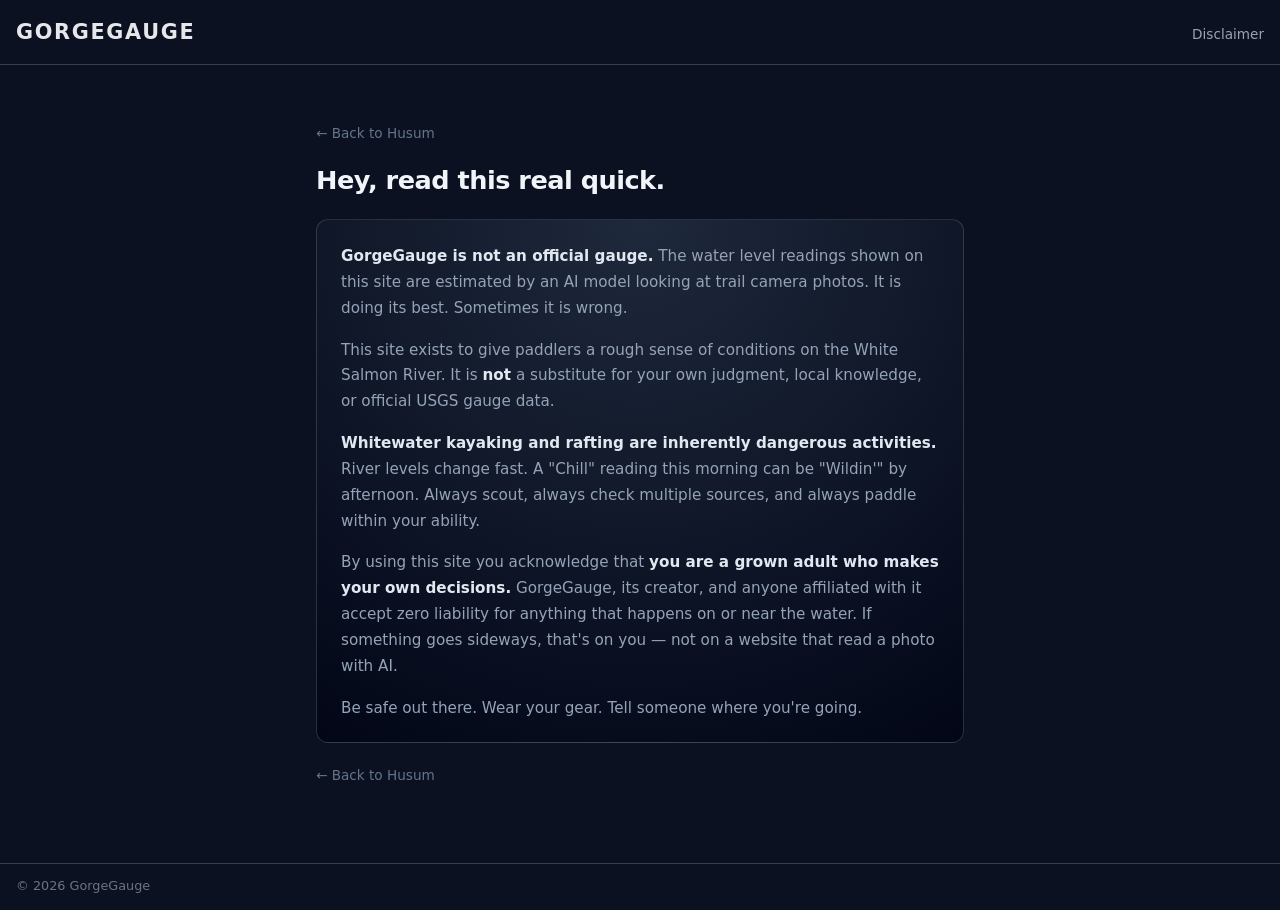
<file: site/disclaimer.html>
<!DOCTYPE html>
<html lang="en">
<head>
  <meta charset="UTF-8" />
  <meta name="viewport" content="width=device-width, initial-scale=1.0" />
  <title>Disclaimer — GorgeGauge</title>
  <meta name="description" content="GorgeGauge provides AI-estimated river gauge readings for informational purposes only. Not official data. Paddle at your own risk." />
  <meta property="og:title" content="Disclaimer — GorgeGauge" />
  <meta property="og:description" content="GorgeGauge provides AI-estimated river gauge readings for informational purposes only. Not official data. Paddle at your own risk." />
  <meta property="og:url" content="https://gorgegauge.com/disclaimer.html" />
  <meta property="og:site_name" content="GorgeGauge" />
  <link rel="icon" type="image/svg+xml" href="/favicon.svg" />
  <link rel="stylesheet" href="stylesV2.css?v=20260921" />
  <style>
    .disclaimer-wrap {
      max-width: 680px;
      margin: 0 auto;
      padding: 2rem 1rem 3rem;
      display: flex;
      flex-direction: column;
      gap: 1.5rem;
    }

    .disclaimer-wrap h1 {
      font-size: 1.6rem;
      font-weight: 700;
      color: #f1f5f9;
      letter-spacing: -0.02em;
    }

    .disclaimer-wrap p {
      font-size: 0.95rem;
      line-height: 1.7;
      color: #94a3b8;
    }

    .disclaimer-wrap p strong {
      color: #e2e8f0;
    }

    .disclaimer-wrap .disclaimer-card {
      background: radial-gradient(circle at top, #1e293b, #020617);
      border: 1px solid rgba(148, 163, 184, 0.25);
      border-radius: 0.75rem;
      padding: 1.5rem 1.5rem 1.25rem;
      display: flex;
      flex-direction: column;
      gap: 1rem;
    }

    .disclaimer-back {
      display: inline-flex;
      align-items: center;
      gap: 0.35rem;
      font-size: 0.85rem;
      color: #64748b;
      text-decoration: none;
      transition: color 120ms ease;
    }

    .disclaimer-back:hover {
      color: #94a3b8;
    }
  </style>
</head>

<body>
  <header class="site-header">
    <div class="logo">GorgeGauge</div>
    <div class="subtitle">Disclaimer</div>
  </header>

  <main>
    <div class="disclaimer-wrap">
      <a href="/index.html" class="disclaimer-back">← Back to Husum</a>

      <h1>Hey, read this real quick.</h1>

      <div class="disclaimer-card">
        <p>
          <strong>GorgeGauge is not an official gauge.</strong> The water level readings shown on this site are estimated by an AI model looking at trail camera photos. It is doing its best. Sometimes it is wrong.
        </p>
        <p>
          This site exists to give paddlers a rough sense of conditions on the White Salmon River. It is <strong>not</strong> a substitute for your own judgment, local knowledge, or official USGS gauge data.
        </p>
        <p>
          <strong>Whitewater kayaking and rafting are inherently dangerous activities.</strong> River levels change fast. A "Chill" reading this morning can be "Wildin'" by afternoon. Always scout, always check multiple sources, and always paddle within your ability.
        </p>
        <p>
          By using this site you acknowledge that <strong>you are a grown adult who makes your own decisions.</strong> GorgeGauge, its creator, and anyone affiliated with it accept zero liability for anything that happens on or near the water. If something goes sideways, that's on you — not on a website that read a photo with AI.
        </p>
        <p>
          Be safe out there. Wear your gear. Tell someone where you're going.
        </p>
      </div>

      <a href="/index.html" class="disclaimer-back">← Back to Husum</a>
    </div>
  </main>

  <footer class="site-footer">
    <span>© <span id="year"></span> GorgeGauge</span>
  </footer>

  <script>
    document.getElementById("year").textContent = new Date().getFullYear();
  </script>
</body>
</html>
</file>
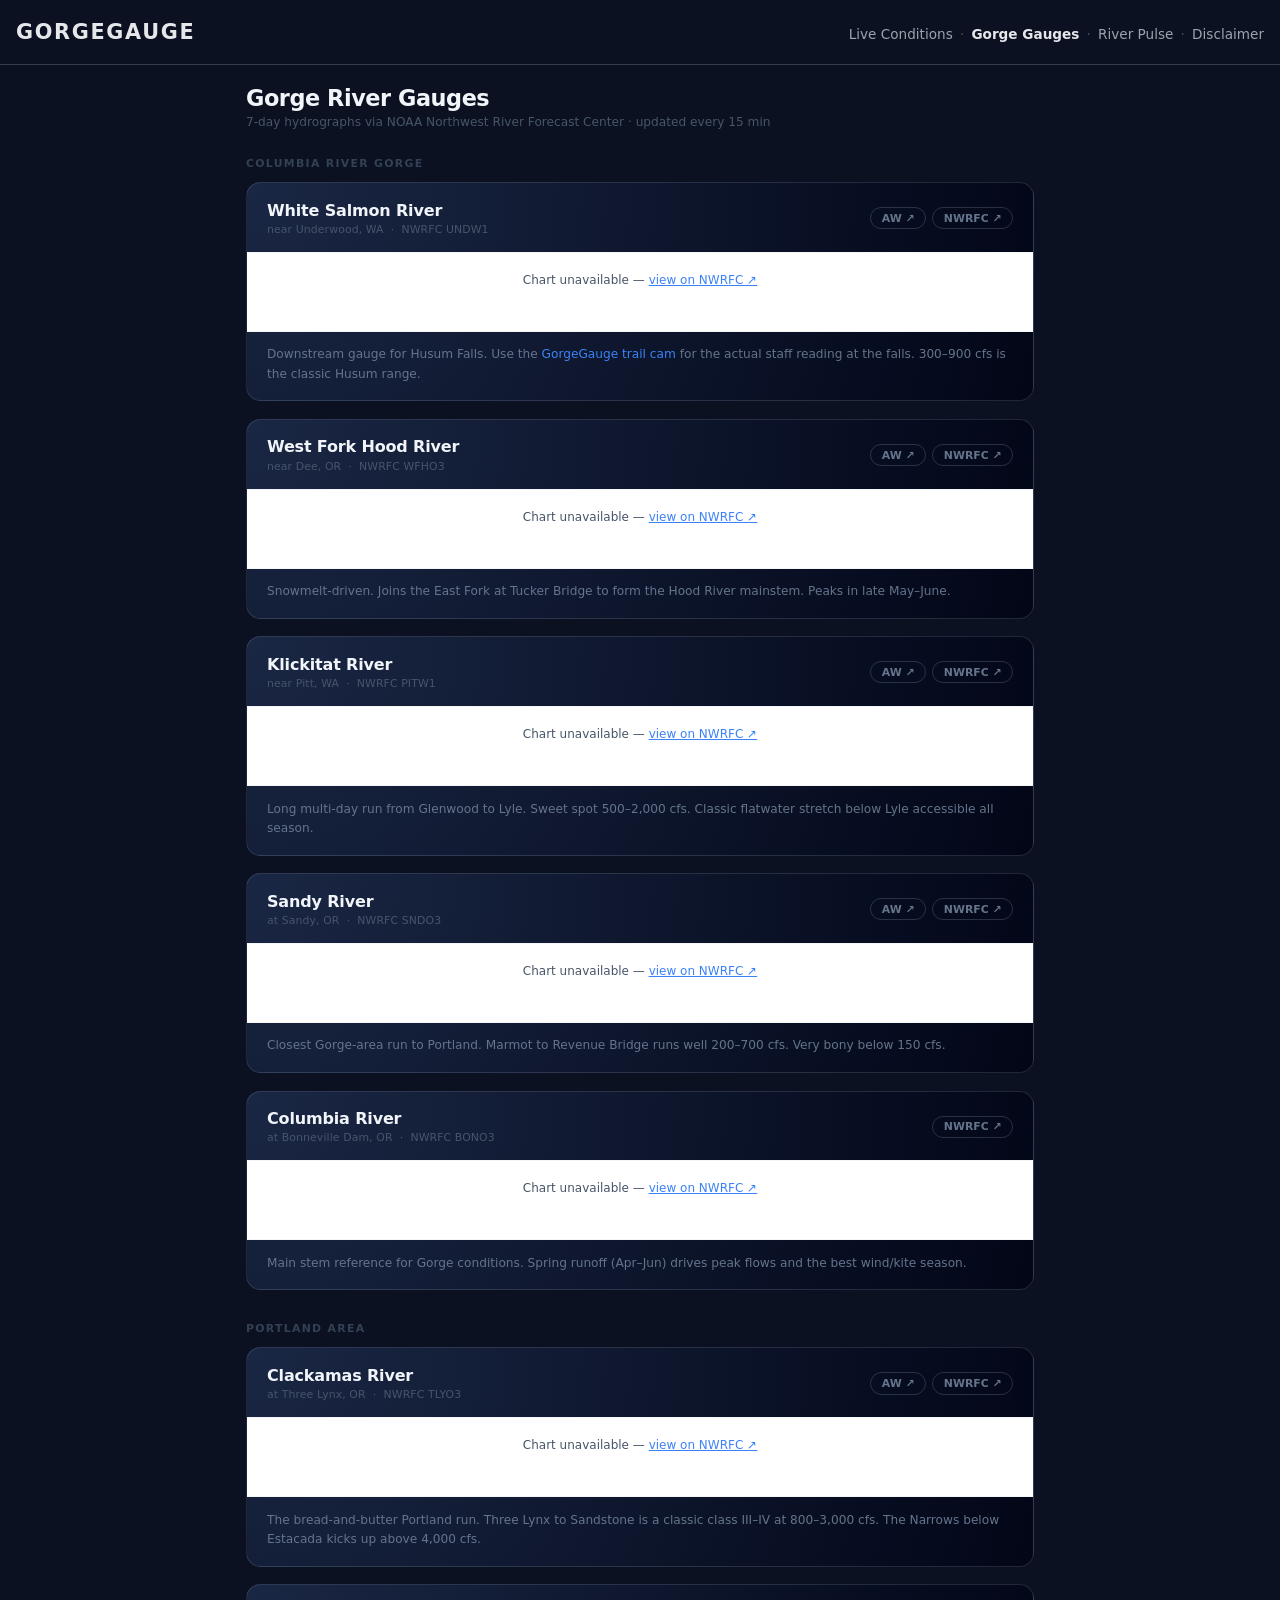
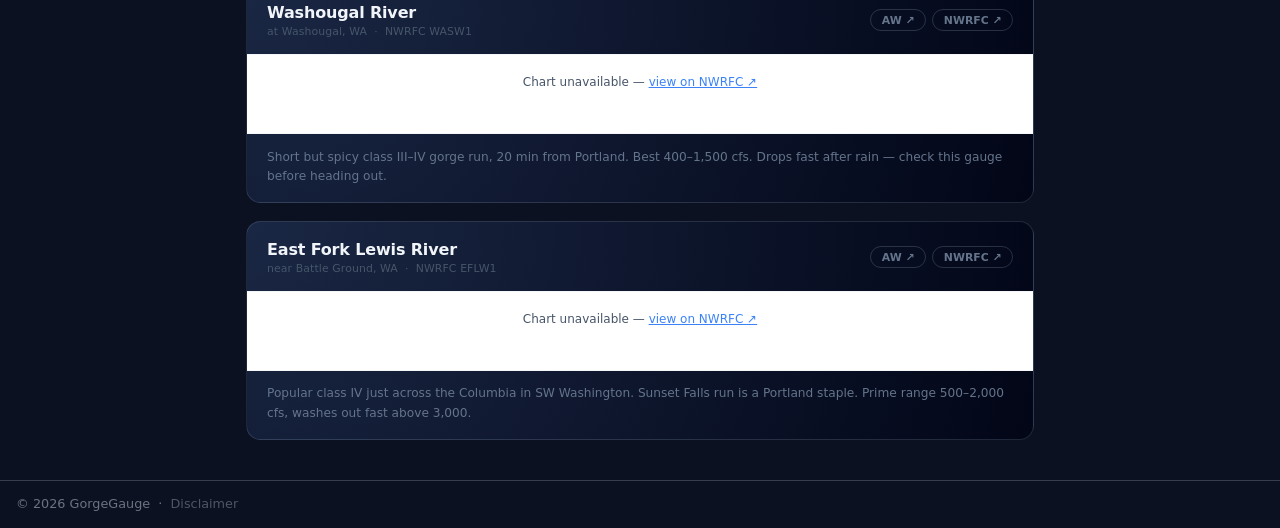
<file: site/gauges.html>
<!DOCTYPE html>
<html lang="en">
<head>
  <meta charset="UTF-8" />
  <meta name="viewport" content="width=device-width, initial-scale=1.0" />
  <title>Gorge River Gauges — GorgeGauge</title>
  <meta name="description" content="Live 7-day NOAA hydrographs for Columbia River Gorge and Portland-area whitewater rivers: White Salmon, Klickitat, Hood, Clackamas, Sandy, Washougal, Lewis." />
  <meta property="og:title" content="Gorge River Gauges — GorgeGauge" />
  <meta property="og:description" content="Live 7-day NOAA hydrographs for Columbia River Gorge and Portland-area whitewater rivers: White Salmon, Klickitat, Hood, Clackamas, Sandy, Washougal, Lewis." />
  <meta property="og:url" content="https://gorgegauge.com/gauges.html" />
  <meta property="og:type" content="website" />
  <meta property="og:site_name" content="GorgeGauge" />
  <meta name="twitter:card" content="summary" />
  <meta name="twitter:title" content="Gorge River Gauges — GorgeGauge" />
  <meta name="twitter:description" content="Live 7-day NOAA hydrographs for Columbia River Gorge and Portland-area whitewater rivers." />
  <link rel="icon" type="image/svg+xml" href="/favicon.svg" />
  <link rel="stylesheet" href="stylesV2.css?v=20260921" />
</head>

<body>
  <header class="site-header">
    <a href="/" class="logo" style="text-decoration:none;color:inherit;">GorgeGauge</a>
    <div class="subtitle">
      <a href="/index.html" class="disclaimer-link">Live Conditions</a>
      <span class="subtitle-sep">·</span>
      <span class="subtitle-active">Gorge Gauges</span>
      <span class="subtitle-sep">·</span>
      <a href="/pulse.html" class="disclaimer-link">River Pulse</a>
      <span class="subtitle-sep">·</span>
      <a href="/disclaimer.html" class="disclaimer-link">Disclaimer</a>
    </div>
  </header>

  <main class="gauges-main">

    <div class="gauges-intro">
      <h1 class="gauges-title">Gorge River Gauges</h1>
      <p class="gauges-sub">7-day hydrographs via NOAA Northwest River Forecast Center · updated every 15 min</p>
    </div>

    <div class="gauges-section-label" style="margin-top:0">Columbia River Gorge</div>
    <div id="riverList">

    <!-- White Salmon -->
    <article class="rg-section">
      <div class="rg-header">
        <div class="rg-header-left">
          <h2 class="rg-name">White Salmon River</h2>
          <div class="rg-sub">near Underwood, WA &nbsp;·&nbsp; NWRFC UNDW1</div>
        </div>
        <div style="display:flex;gap:0.4rem;flex-shrink:0;">
          <a class="rg-usgs-link"
             href="https://www.americanwhitewater.org/content/River/view/river-detail/3064/main"
             target="_blank" rel="noopener noreferrer">AW ↗</a>
          <a class="rg-usgs-link"
             href="https://www.nwrfc.noaa.gov/river/station/flowplot/flowplot.cgi?id=UNDW1"
             target="_blank" rel="noopener noreferrer">NWRFC ↗</a>
        </div>
      </div>
      <div class="rg-chart-wrap">
        <img class="rg-chart-img nwrfc-img" data-id="UNDW1" data-pe="HG"
             alt="White Salmon River — 7-day stage chart" />
      </div>
      <p class="rg-context">Downstream gauge for Husum Falls. Use the <a href="/index.html" class="rg-inline-link">GorgeGauge trail cam</a> for the actual staff reading at the falls. 300–900 cfs is the classic Husum range.</p>
    </article>

    <!-- West Fork Hood River -->
    <article class="rg-section">
      <div class="rg-header">
        <div class="rg-header-left">
          <h2 class="rg-name">West Fork Hood River</h2>
          <div class="rg-sub">near Dee, OR &nbsp;·&nbsp; NWRFC WFHO3</div>
        </div>
        <div style="display:flex;gap:0.4rem;flex-shrink:0;">
          <a class="rg-usgs-link"
             href="https://www.americanwhitewater.org/content/River/view/river-detail/1516/main"
             target="_blank" rel="noopener noreferrer">AW ↗</a>
          <a class="rg-usgs-link"
             href="https://www.nwrfc.noaa.gov/river/station/flowplot/flowplot.cgi?id=WFHO3"
             target="_blank" rel="noopener noreferrer">NWRFC ↗</a>
        </div>
      </div>
      <div class="rg-chart-wrap">
        <img class="rg-chart-img nwrfc-img" data-id="WFHO3" data-pe="HG"
             alt="West Fork Hood River — 7-day stage chart" />
      </div>
      <p class="rg-context">Snowmelt-driven. Joins the East Fork at Tucker Bridge to form the Hood River mainstem. Peaks in late May–June.</p>
    </article>

    <!-- Klickitat -->
    <article class="rg-section">
      <div class="rg-header">
        <div class="rg-header-left">
          <h2 class="rg-name">Klickitat River</h2>
          <div class="rg-sub">near Pitt, WA &nbsp;·&nbsp; NWRFC PITW1</div>
        </div>
        <div style="display:flex;gap:0.4rem;flex-shrink:0;">
          <a class="rg-usgs-link"
             href="https://www.americanwhitewater.org/content/River/view/river-detail/2144/main"
             target="_blank" rel="noopener noreferrer">AW ↗</a>
          <a class="rg-usgs-link"
             href="https://www.nwrfc.noaa.gov/river/station/flowplot/flowplot.cgi?id=PITW1"
             target="_blank" rel="noopener noreferrer">NWRFC ↗</a>
        </div>
      </div>
      <div class="rg-chart-wrap">
        <img class="rg-chart-img nwrfc-img" data-id="PITW1" data-pe="HG"
             alt="Klickitat River — 7-day stage chart" />
      </div>
      <p class="rg-context">Long multi-day run from Glenwood to Lyle. Sweet spot 500–2,000 cfs. Classic flatwater stretch below Lyle accessible all season.</p>
    </article>

    <!-- Sandy River -->
    <article class="rg-section">
      <div class="rg-header">
        <div class="rg-header-left">
          <h2 class="rg-name">Sandy River</h2>
          <div class="rg-sub">at Sandy, OR &nbsp;·&nbsp; NWRFC SNDO3</div>
        </div>
        <div style="display:flex;gap:0.4rem;flex-shrink:0;">
          <a class="rg-usgs-link"
             href="https://www.americanwhitewater.org/content/River/view/river-detail/1545/main"
             target="_blank" rel="noopener noreferrer">AW ↗</a>
          <a class="rg-usgs-link"
             href="https://www.nwrfc.noaa.gov/river/station/flowplot/flowplot.cgi?id=SNDO3"
             target="_blank" rel="noopener noreferrer">NWRFC ↗</a>
        </div>
      </div>
      <div class="rg-chart-wrap">
        <img class="rg-chart-img nwrfc-img" data-id="SNDO3" data-pe="HG"
             alt="Sandy River — 7-day stage chart" />
      </div>
      <p class="rg-context">Closest Gorge-area run to Portland. Marmot to Revenue Bridge runs well 200–700 cfs. Very bony below 150 cfs.</p>
    </article>

    <!-- Columbia River — Bonneville -->
    <article class="rg-section">
      <div class="rg-header">
        <div class="rg-header-left">
          <h2 class="rg-name">Columbia River</h2>
          <div class="rg-sub">at Bonneville Dam, OR &nbsp;·&nbsp; NWRFC BONO3</div>
        </div>
        <a class="rg-usgs-link"
           href="https://www.nwrfc.noaa.gov/river/station/flowplot/flowplot.cgi?id=BONO3"
           target="_blank" rel="noopener noreferrer">NWRFC ↗</a>
      </div>
      <div class="rg-chart-wrap">
        <img class="rg-chart-img nwrfc-img" data-id="BONO3" data-pe="QR"
             alt="Columbia River at Bonneville — 7-day flow chart" />
      </div>
      <p class="rg-context">Main stem reference for Gorge conditions. Spring runoff (Apr–Jun) drives peak flows and the best wind/kite season.</p>
    </article>

    </div><!-- /riverList -->

    <div class="gauges-section-label">Portland Area</div>
    <div id="riverListPortland">

    <!-- Clackamas River -->
    <article class="rg-section">
      <div class="rg-header">
        <div class="rg-header-left">
          <h2 class="rg-name">Clackamas River</h2>
          <div class="rg-sub">at Three Lynx, OR &nbsp;·&nbsp; NWRFC TLYO3</div>
        </div>
        <div style="display:flex;gap:0.4rem;flex-shrink:0;">
          <a class="rg-usgs-link"
             href="https://www.americanwhitewater.org/content/River/view/river-detail/1494/main"
             target="_blank" rel="noopener noreferrer">AW ↗</a>
          <a class="rg-usgs-link"
             href="https://www.nwrfc.noaa.gov/river/station/flowplot/flowplot.cgi?id=TLYO3"
             target="_blank" rel="noopener noreferrer">NWRFC ↗</a>
        </div>
      </div>
      <div class="rg-chart-wrap">
        <img class="rg-chart-img nwrfc-img" data-id="TLYO3" data-pe="HG"
             alt="Clackamas River — 7-day stage chart" />
      </div>
      <p class="rg-context">The bread-and-butter Portland run. Three Lynx to Sandstone is a classic class III–IV at 800–3,000 cfs. The Narrows below Estacada kicks up above 4,000 cfs.</p>
    </article>

    <!-- Washougal River -->
    <article class="rg-section">
      <div class="rg-header">
        <div class="rg-header-left">
          <h2 class="rg-name">Washougal River</h2>
          <div class="rg-sub">at Washougal, WA &nbsp;·&nbsp; NWRFC WASW1</div>
        </div>
        <div style="display:flex;gap:0.4rem;flex-shrink:0;">
          <a class="rg-usgs-link"
             href="https://www.americanwhitewater.org/content/River/view/river-detail/2262/main"
             target="_blank" rel="noopener noreferrer">AW ↗</a>
          <a class="rg-usgs-link"
             href="https://www.nwrfc.noaa.gov/river/station/flowplot/flowplot.cgi?id=WASW1"
             target="_blank" rel="noopener noreferrer">NWRFC ↗</a>
        </div>
      </div>
      <div class="rg-chart-wrap">
        <img class="rg-chart-img nwrfc-img" data-id="WASW1" data-pe="HG"
             alt="Washougal River — 7-day stage chart" />
      </div>
      <p class="rg-context">Short but spicy class III–IV gorge run, 20 min from Portland. Best 400–1,500 cfs. Drops fast after rain — check this gauge before heading out.</p>
    </article>

    <!-- East Fork Lewis River -->
    <article class="rg-section">
      <div class="rg-header">
        <div class="rg-header-left">
          <h2 class="rg-name">East Fork Lewis River</h2>
          <div class="rg-sub">near Battle Ground, WA &nbsp;·&nbsp; NWRFC EFLW1</div>
        </div>
        <div style="display:flex;gap:0.4rem;flex-shrink:0;">
          <a class="rg-usgs-link"
             href="https://www.americanwhitewater.org/content/River/view/river-detail/2147/main"
             target="_blank" rel="noopener noreferrer">AW ↗</a>
          <a class="rg-usgs-link"
             href="https://www.nwrfc.noaa.gov/river/station/flowplot/flowplot.cgi?id=EFLW1"
             target="_blank" rel="noopener noreferrer">NWRFC ↗</a>
        </div>
      </div>
      <div class="rg-chart-wrap">
        <img class="rg-chart-img nwrfc-img" data-id="EFLW1" data-pe="HG"
             alt="East Fork Lewis River — 7-day stage chart" />
      </div>
      <p class="rg-context">Popular class IV just across the Columbia in SW Washington. Sunset Falls run is a Portland staple. Prime range 500–2,000 cfs, washes out fast above 3,000.</p>
    </article>

    </div><!-- /riverListPortland -->

  </main>

  <footer class="site-footer">
    <span>© <span id="year"></span> GorgeGauge &nbsp;·&nbsp;
      <a href="/disclaimer.html" style="color:inherit;text-decoration:none;opacity:0.7;">Disclaimer</a>
    </span>
  </footer>

  <script>
    document.getElementById("year").textContent = new Date().getFullYear();

    // Stamp a fresh version key so browsers don't serve a stale cached chart
    const ts = Math.floor(Date.now() / 1000);
    document.querySelectorAll('.nwrfc-img').forEach(function(img) {
      img.src = 'https://www.nwrfc.noaa.gov/station/flowplot/hydroPlot.php'
              + '?id='  + img.dataset.id
              + '&pe='  + img.dataset.pe
              + '&v='   + ts;
      img.onerror = function() {
        this.closest('.rg-chart-wrap').innerHTML =
          '<p class="rg-chart-err">Chart unavailable — <a href="https://www.nwrfc.noaa.gov/river/station/flowplot/flowplot.cgi?id='
          + img.dataset.id + '" target="_blank" rel="noopener">view on NWRFC ↗</a></p>';
      };
    });
  </script>
</body>
</html>
</file>
<file: site/stylesV2.css>
/* Reset */
*,
*::before,
*::after {
  box-sizing: border-box;
  margin: 0;
  padding: 0;
}

/* Body / Layout */
body {
  font-family: system-ui, -apple-system, BlinkMacSystemFont, "Segoe UI", sans-serif;
  background: #0b1120;
  color: #e5e7eb;
  min-height: 100vh;
  display: flex;
  flex-direction: column;
}

/* Header */
.site-header {
  padding: 1.25rem 1rem;
  border-bottom: 1px solid rgba(148, 163, 184, 0.3);
  display: flex;
  flex-direction: column;
  gap: 0.25rem;
  overflow: hidden; /* prevent subtitle overflow from scrolling the page */
}

.site-header .logo {
  font-size: 1.3rem;
  font-weight: 700;
  letter-spacing: 0.08em;
  text-transform: uppercase;
}

.site-header .subtitle {
  font-size: 0.85rem;
  color: #9ca3af;
  display: inline-flex;
  align-items: center;
  gap: 0.45rem;
  white-space: nowrap;
}

@media (max-width: 899px) {
  .site-header .subtitle {
    overflow-x: auto;
    -webkit-overflow-scrolling: touch;
    scrollbar-width: none;
    max-width: 100%;
  }

  .site-header .subtitle::-webkit-scrollbar {
    display: none;
  }
}

.subtitle-sep {
  opacity: 0.4;
}

.disclaimer-link {
  color: #9ca3af;
  text-decoration: none;
  transition: color 120ms ease;
}

.disclaimer-link:hover {
  color: #e5e7eb;
}

/* Location dropdown */
.location-picker {
  position: relative;
  display: inline-flex;
  align-items: center;
}

.location-select {
  appearance: none;
  -webkit-appearance: none;
  -moz-appearance: none;
  font: inherit;
  font-weight: 600;
  color: #e5e7eb;
  background: transparent;
  border: 1px solid rgba(148, 163, 184, 0.45);
  border-radius: 999px;
  padding: 0.22rem 2rem 0.22rem 0.75rem;
  line-height: 1.2;
  cursor: pointer;
  transition: border-color 120ms ease, box-shadow 120ms ease;
}

.location-select:hover {
  border-color: rgba(248, 250, 252, 0.4);
}

.location-select:focus {
  outline: none;
  border-color: rgba(248, 250, 252, 0.55);
  box-shadow: 0 0 0 3px rgba(148, 163, 184, 0.2);
}

.location-picker::after {
  content: "";
  position: absolute;
  right: 0.7rem;
  width: 14px;
  height: 14px;
  pointer-events: none;
  opacity: 0.9;
  background-repeat: no-repeat;
  background-position: center;
  background-size: 14px 14px;
  background-image: url("data:image/svg+xml,%3Csvg xmlns='http://www.w3.org/2000/svg' viewBox='0 0 24 24' fill='none' stroke='%23e5e7eb' stroke-width='2' stroke-linecap='round' stroke-linejoin='round'%3E%3Cpath d='M6 9l6 6 6-6'/%3E%3C/svg%3E");
}

.location-select option {
  color: #0b1120;
}

/* Main */
main {
  flex: 1;
  padding: 1.25rem 1rem 1.75rem;
  width: 100%;
  max-width: 1200px;
  margin: 0 auto;
}

.gallery-section {
  display: flex;
  flex-direction: column;
  gap: 0.75rem;
}

.gallery-controls {
  display: flex;
  align-items: center;
  justify-content: space-between;
  gap: 0.75rem;
  flex-wrap: wrap;
}

.status {
  font-size: 0.85rem;
  color: #9ca3af;
}

.archive-wrap {
  display: flex;
  align-items: center;
  gap: 0.4rem;
  flex-shrink: 0;
}

/* The visible styled pill */
.date-picker-pill {
  position: relative;
  display: inline-flex;
  align-items: center;
  gap: 0.3rem;
  font-size: 0.78rem;
  color: #9ca3af;
  border: 1px solid rgba(148, 163, 184, 0.35);
  border-radius: 999px;
  padding: 0.22rem 0.75rem;
  cursor: pointer;
  white-space: nowrap;
  transition: border-color 120ms ease, color 120ms ease;
  user-select: none;
}

.date-picker-pill:hover {
  border-color: rgba(148, 163, 184, 0.55);
  color: #e5e7eb;
}

/* Transparent overlay — tapping anywhere on the pill hits this input.
   opacity must be > 0 (we use 0.01) because iOS Safari refuses to open
   the native date picker for fully invisible inputs. color:transparent
   hides the mm/dd/yyyy format hint; the webkit pseudo hides Chrome's
   calendar icon. Combined they're invisible at any size. */
.date-picker {
  position: absolute;
  top: 0;
  left: 0;
  right: 0;
  bottom: 0;
  width: 100%;
  height: 100%;
  opacity: 0.01;
  cursor: pointer;
  background: transparent;
  border: none;
  -webkit-appearance: none;
  appearance: none;
  color: transparent;
  color-scheme: dark;
  font-size: 16px; /* prevent iOS auto-zoom on focus */
}

.date-picker::-webkit-calendar-picker-indicator {
  position: absolute;
  top: 0;
  left: 0;
  width: 100%;
  height: 100%;
  opacity: 0;
  cursor: pointer;
}

.date-picker-clear {
  font: inherit;
  font-size: 0.75rem;
  color: #9ca3af;
  background: transparent;
  border: 1px solid rgba(148, 163, 184, 0.3);
  border-radius: 999px;
  padding: 0.22rem 0.65rem;
  cursor: pointer;
  transition: color 120ms ease, border-color 120ms ease;
  white-space: nowrap;
}

.date-picker-clear:hover {
  color: #e5e7eb;
  border-color: rgba(148, 163, 184, 0.5);
}

/* Uniform grid */
.gallery-grid {
  display: grid;
  grid-template-columns: 1fr;
  gap: 0.9rem;
}

@media (min-width: 600px) {
  .gallery-grid {
    grid-template-columns: repeat(2, minmax(0, 1fr));
  }
}

@media (min-width: 900px) {
  .site-header {
    flex-direction: row;
    justify-content: space-between;
    align-items: baseline;
  }

  main {
    padding: 1.75rem 1.5rem 2rem;
  }

  .gallery-grid {
    grid-template-columns: repeat(3, minmax(0, 1fr));
  }
}

@media (min-width: 1200px) {
  .gallery-grid {
    grid-template-columns: repeat(4, minmax(0, 1fr));
  }
}

/* Uniform cards */
.card {
  border-radius: 0.75rem;
  overflow: hidden;
  background: radial-gradient(circle at top, #1e293b, #020617);
  border: 1px solid rgba(148, 163, 184, 0.25);
  display: flex;
  flex-direction: column;
  cursor: pointer;
  transition: transform 120ms ease, box-shadow 120ms ease, border-color 120ms ease;
}

.card:hover {
  transform: translateY(-3px);
  box-shadow: 0 10px 25px rgba(15, 23, 42, 0.7);
  border-color: rgba(248, 250, 252, 0.4);
}

/* This is what makes the grid uniform */
.card img {
  width: 100%;
  height: 220px;
  object-fit: cover;
  display: block;
}

@media (min-width: 900px) {
  .card img {
    height: 240px;
  }
}

.card-footer {
  padding: 0.55rem 0.75rem 0.7rem;
  display: flex;
  justify-content: space-between;
  align-items: center;
  gap: 0.5rem;
  margin-top: auto;
  min-width: 0;
}

.card-footer .timestamp {
  font-size: 0.75rem;
  color: #9ca3af;
  white-space: nowrap;
  overflow: hidden;
  text-overflow: ellipsis;
}

.badge {
  font-size: 0.7rem;
  padding: 0.18rem 0.5rem;
  border-radius: 999px;
  border: 1px solid rgba(148, 163, 184, 0.45);
  color: #e5e7eb;
  white-space: nowrap;
  flex: 0 0 auto;
}

/* ── Gauge Strip ─────────────────────────────────────────────────────────── */

.gauge-strip {
  display: none; /* revealed by JS after data loads */
  background: #0f172a;
  border: 1px solid rgba(148, 163, 184, 0.18);
  border-radius: 0.75rem;
  padding: 1rem 1.25rem 0.85rem;
  margin-bottom: 1.25rem;
}

.gauge-head {
  display: flex;
  align-items: center;
  justify-content: space-between;
  margin-bottom: 0.85rem;
}

.gauge-reading {
  display: flex;
  align-items: baseline;
  gap: 0.2rem;
}

.gauge-num {
  font-size: 2.75rem;
  font-weight: 700;
  line-height: 1;
  letter-spacing: -0.03em;
  color: #1e3a5f;
  transition: color 0.5s ease;
}

.gauge-unit {
  font-size: 0.95rem;
  font-weight: 500;
  color: #475569;
}

.gauge-badge {
  font-size: 0.7rem;
  font-weight: 600;
  padding: 0.25rem 0.75rem;
  border-radius: 999px;
  border: 1px solid transparent;
  letter-spacing: 0.03em;
  flex-shrink: 0;
}

.gauge-trend {
  font-size: 0.7rem;
  font-weight: 600;
  letter-spacing: 0.02em;
  flex-shrink: 0;
}

.gauge-bar-track {
  height: 5px;
  background: rgba(148, 163, 184, 0.1);
  border-radius: 3px;
  overflow: hidden;
  margin-bottom: 0.3rem;
}

.gauge-bar-fill {
  height: 100%;
  width: 0%;
  border-radius: 3px;
  transition: width 1.3s cubic-bezier(0.34, 1.56, 0.64, 1);
}

.gauge-ticks {
  display: flex;
  justify-content: space-between;
  font-size: 0.58rem;
  color: #334155;
  margin-bottom: 0.65rem;
}

.gauge-footer {
  display: flex;
  justify-content: space-between;
  align-items: flex-start;
  gap: 0.75rem;
  font-size: 0.68rem;
  color: #475569;
}

.gauge-notes {
  font-style: italic;
  text-align: right;
  flex: 1;
  min-width: 0;
  overflow: hidden;
  text-overflow: ellipsis;
  white-space: nowrap;
}

/* Number on the left, staff close-up on the right */
.gauge-body {
  display: flex;
  align-items: stretch;
  gap: 1.1rem;
}

.gauge-main {
  flex: 1 1 auto;
  min-width: 0;
}

.gauge-closeup {
  flex: 0 0 auto;
  align-self: center;
  height: 9.5rem;
  width: auto;             /* the whole staff, top to waterline; tap to enlarge */
  border-radius: 0.5rem;
  border: 1px solid rgba(148, 163, 184, 0.28);
  cursor: zoom-in;
  background: #0b1220;
}

/* ── Weather Strip (Ambient Weather station) ─────────────────────────────── */

.weather-strip {
  display: none; /* revealed by JS after data loads */
  background: #0f172a;
  border: 1px solid rgba(148, 163, 184, 0.18);
  border-radius: 0.75rem;
  padding: 0.85rem 1.25rem 0.9rem;
  margin-bottom: 1.25rem;
}

.weather-head {
  display: flex;
  align-items: baseline;
  justify-content: space-between;
  gap: 0.3rem 0.75rem;
  flex-wrap: wrap;
  margin-bottom: 0.75rem;
}

.weather-label {
  font-size: 0.68rem;
  font-weight: 700;
  letter-spacing: 0.12em;
  text-transform: uppercase;
  color: #334155;
  white-space: nowrap;
}

.weather-meta {
  display: inline-flex;
  align-items: baseline;
  gap: 0.5rem;
  font-size: 0.68rem;
  color: #475569;
  white-space: nowrap;
}

.weather-source {
  color: #64748b;
  text-decoration: none;
  font-weight: 600;
  transition: color 120ms ease;
}

.weather-source:hover {
  color: #94a3b8;
}

.weather-grid {
  display: grid;
  grid-template-columns: repeat(3, minmax(0, 1fr));
  gap: 0.8rem 0.5rem;
}

@media (min-width: 600px) {
  .weather-grid {
    grid-template-columns: repeat(6, minmax(0, 1fr));
  }
}

.weather-stat {
  display: flex;
  flex-direction: column;
  gap: 0.18rem;
  min-width: 0;
}

.weather-val {
  font-size: 1.05rem;
  font-weight: 700;
  line-height: 1;
  letter-spacing: -0.01em;
  color: #cbd5e1;
  white-space: nowrap;
}

.weather-val .weather-unit {
  font-size: 0.68rem;
  font-weight: 500;
  color: #64748b;
  margin-left: 0.15rem;
}

.weather-name {
  font-size: 0.6rem;
  font-weight: 600;
  text-transform: uppercase;
  letter-spacing: 0.08em;
  color: #475569;
  white-space: nowrap;
}

/* ── Gauge strip — mobile ────────────────────────────────────────────────── */
@media (max-width: 600px) {
  .gauge-strip {
    padding: 1.1rem 1.1rem 0.9rem;
    background: linear-gradient(135deg, #0f172a 0%, #0a1628 100%);
    border-color: rgba(148, 163, 184, 0.22);
  }

  .gauge-head {
    align-items: center;
    margin-bottom: 0.9rem;
  }

  .gauge-num {
    font-size: 3.75rem;
  }

  .gauge-unit {
    font-size: 1.1rem;
  }

  .gauge-badge {
    font-size: 0.75rem;
    padding: 0.3rem 0.85rem;
  }

  /* Hide the tick labels — they collapse to "0123456 ft" on narrow screens */
  .gauge-ticks {
    display: none;
  }

  /* Thicker bar to compensate for removed ticks */
  .gauge-bar-track {
    height: 7px;
    margin-bottom: 0.8rem;
  }

  /* Stack footer, hide verbose AI notes */
  .gauge-footer {
    flex-direction: column;
    gap: 0;
  }

  .gauge-notes {
    display: none;
  }

  .gauge-read-at {
    font-size: 0.7rem;
    color: #4b5563;
  }

  .gauge-body {
    gap: 0.8rem;
  }

  .gauge-closeup {
    height: 11rem;
  }
}

/* ── Gorge Gauges page ───────────────────────────────────────────────────── */

.subtitle-active {
  color: #e5e7eb;
  font-weight: 600;
}

.gauges-main {
  flex: 1;
  padding: 1.25rem 1rem 2.5rem;
  width: 100%;
  max-width: 820px;
  margin: 0 auto;
}

.gauges-intro {
  margin-bottom: 1.75rem;
}

.gauges-title {
  font-size: 1.4rem;
  font-weight: 700;
  color: #f1f5f9;
  letter-spacing: -0.02em;
}

.gauges-sub {
  font-size: 0.76rem;
  color: #475569;
  margin-top: 0.25rem;
}

/* ── River section cards ─────────────────────────────────────────────────── */

#riverList,
#riverListPortland {
  display: flex;
  flex-direction: column;
  gap: 1.1rem;
}

.gauges-section-label {
  font-size: 0.68rem;
  font-weight: 700;
  letter-spacing: 0.12em;
  text-transform: uppercase;
  color: #334155;
  margin: 2rem 0 0.75rem;
}

.rg-section {
  background: radial-gradient(circle at top left, #1a2744, #020617);
  border: 1px solid rgba(148, 163, 184, 0.2);
  border-radius: 0.9rem;
  overflow: hidden;
  display: flex;
  flex-direction: column;
  transition: border-color 150ms ease;
}

.rg-section:hover {
  border-color: rgba(148, 163, 184, 0.35);
}

.rg-header {
  display: flex;
  align-items: center;
  justify-content: space-between;
  gap: 1rem;
  padding: 1.1rem 1.25rem 1rem;
}

.rg-header-left {
  display: flex;
  flex-direction: column;
  gap: 0.2rem;
}

.rg-name {
  font-size: 1rem;
  font-weight: 700;
  color: #f1f5f9;
  letter-spacing: -0.01em;
  margin: 0;
}

.rg-sub {
  font-size: 0.68rem;
  color: #475569;
  letter-spacing: 0.01em;
}

.rg-usgs-link {
  font-size: 0.68rem;
  font-weight: 600;
  color: #64748b;
  text-decoration: none;
  white-space: nowrap;
  flex-shrink: 0;
  padding: 0.22rem 0.65rem;
  border: 1px solid rgba(148, 163, 184, 0.25);
  border-radius: 999px;
  transition: color 120ms ease, border-color 120ms ease;
}

.rg-usgs-link:hover {
  color: #94a3b8;
  border-color: rgba(148, 163, 184, 0.45);
}

/* Chart — bleeds edge-to-edge across the card */
.rg-chart-wrap {
  width: 100%;
  border-top: 1px solid rgba(148, 163, 184, 0.1);
  border-bottom: 1px solid rgba(148, 163, 184, 0.1);
  background: #fff;
  min-height: 80px;
  overflow: hidden;
}

.rg-chart-img {
  width: 100%;
  height: auto;
  display: block;
}

.rg-chart-err {
  font-size: 0.75rem;
  color: #475569;
  padding: 1.25rem;
  text-align: center;
  background: transparent;
}

.rg-chart-err a {
  color: #3b82f6;
}

/* Context note */
.rg-context {
  font-size: 0.76rem;
  color: #64748b;
  line-height: 1.6;
  margin: 0;
  padding: 0.85rem 1.25rem 1rem;
}

.rg-inline-link {
  color: #3b82f6;
  text-decoration: none;
}

.rg-inline-link:hover {
  text-decoration: underline;
}

.rg-loading {
  font-size: 0.85rem;
  color: #475569;
  padding: 1rem 0;
}

/* ── Paddler Reports ─────────────────────────────────────────────────────── */

.reports-section {
  margin-top: 2rem;
}

.reports-label {
  font-size: 0.68rem;
  font-weight: 700;
  letter-spacing: 0.12em;
  text-transform: uppercase;
  color: #334155;
  margin-bottom: 0.75rem;
}

.report-form {
  background: #0f172a;
  border: 1px solid rgba(148, 163, 184, 0.18);
  border-radius: 0.75rem;
  padding: 0.9rem 1.1rem;
  display: flex;
  flex-direction: column;
  gap: 0.55rem;
  margin-bottom: 1rem;
}

.report-form input[type="text"],
.report-form textarea {
  background: rgba(148, 163, 184, 0.06);
  border: 1px solid rgba(148, 163, 184, 0.18);
  border-radius: 0.5rem;
  color: #e5e7eb;
  font: inherit;
  font-size: 0.85rem;
  padding: 0.45rem 0.7rem;
  width: 100%;
  resize: none;
  transition: border-color 120ms ease;
}

.report-form input[type="text"]:focus,
.report-form textarea:focus {
  outline: none;
  border-color: rgba(148, 163, 184, 0.4);
}

.report-form textarea {
  min-height: 64px;
}

.report-form-row {
  display: flex;
  gap: 0.55rem;
  align-items: flex-start;
}

.report-submit {
  background: rgba(30, 58, 95, 0.8);
  border: 1px solid rgba(148, 163, 184, 0.3);
  border-radius: 0.5rem;
  color: #e5e7eb;
  cursor: pointer;
  font: inherit;
  font-size: 0.8rem;
  font-weight: 600;
  padding: 0.45rem 0.9rem;
  white-space: nowrap;
  flex-shrink: 0;
  transition: background 120ms ease, border-color 120ms ease;
}

.report-submit:hover {
  background: rgba(45, 79, 122, 0.9);
  border-color: rgba(148, 163, 184, 0.5);
}

.report-submit:disabled {
  opacity: 0.45;
  cursor: default;
}

.report-msg {
  font-size: 0.78rem;
  font-style: italic;
}

.report-card {
  padding: 0.7rem 0;
  border-bottom: 1px solid rgba(148, 163, 184, 0.08);
}

.report-card:last-child {
  border-bottom: none;
}

.report-meta {
  display: flex;
  align-items: center;
  gap: 0.4rem;
  font-size: 0.7rem;
  color: #475569;
  margin-bottom: 0.25rem;
  flex-wrap: wrap;
}

.report-name {
  font-weight: 600;
  color: #64748b;
}

.report-level {
  background: rgba(148, 163, 184, 0.1);
  border-radius: 999px;
  padding: 0.08rem 0.45rem;
}

.report-text {
  font-size: 0.875rem;
  color: #cbd5e1;
  line-height: 1.55;
}

.report-empty {
  font-size: 0.8rem;
  color: #334155;
  font-style: italic;
  padding: 0.25rem 0;
}

/* Footer */
.site-footer {
  padding: 0.9rem 1rem 1.1rem;
  font-size: 0.8rem;
  color: #6b7280;
  border-top: 1px solid rgba(148, 163, 184, 0.3);
}

/* Lightbox */
.hidden {
  display: none !important;
}

.lightbox {
  position: fixed;
  inset: 0;
  z-index: 50;
  display: flex;
  justify-content: center;
  align-items: center;
}

.lightbox-backdrop {
  position: absolute;
  inset: 0;
  background: rgba(15, 23, 42, 0.9);
  backdrop-filter: blur(4px);
}

.lightbox-content {
  position: relative;
  z-index: 1;
  width: 100vw;
  max-width: 900px;
  max-height: 100vh;
  padding: 0.75rem;
  border-radius: 0.75rem;
  background: #020617;
  border: 1px solid rgba(148, 163, 184, 0.5);
  box-shadow: 0 24px 48px rgba(0, 0, 0, 0.8);
  display: flex;
  flex-direction: column;
  gap: 0.5rem;
}

.lightbox-content img {
  width: 100%;
  height: auto;
  max-height: calc(100vh - 6rem);
  object-fit: contain;
  border-radius: 0.5rem;
}

.lightbox-close {
  position: absolute;
  top: 0.3rem;
  right: 0.6rem;
  border: none;
  background: transparent;
  color: #e5e7eb;
  font-size: 1.8rem;
  line-height: 1;
  cursor: pointer;
  padding: 0.15rem;
}

.lightbox-caption {
  font-size: 0.8rem;
  color: #9ca3af;
  text-align: center;
  margin-top: 0.15rem;
}

.no-scroll {
  overflow: hidden;
}

@media (max-width: 600px) {
  .lightbox-content {
    width: 100vw;
    max-width: 100vw;
    max-height: 100vh;
    border-radius: 0;
  }

  .lightbox-content img {
    max-height: calc(100vh - 5rem);
  }
}
</file>
